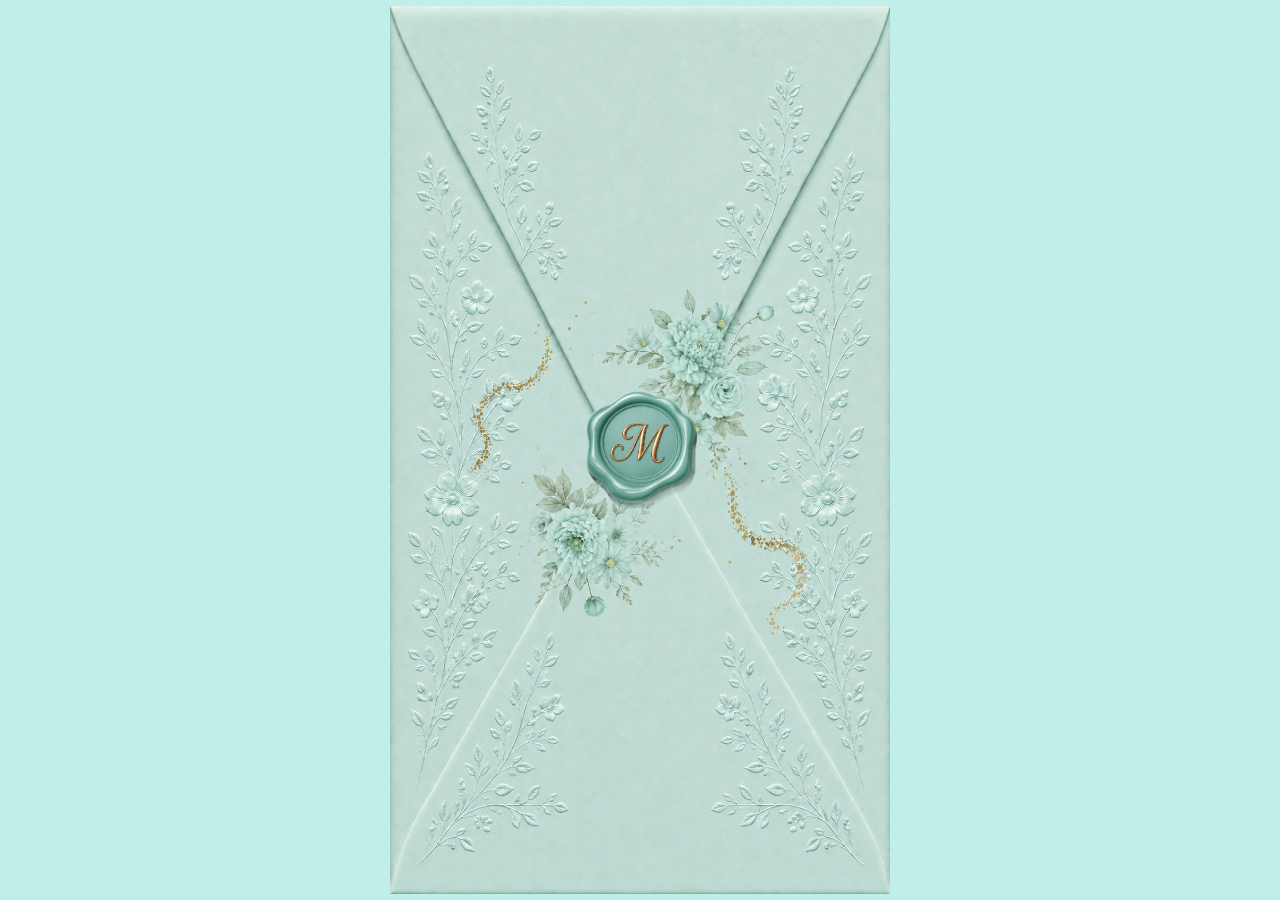
<file: index.html>
<!DOCTYPE html>
<html lang="en">
<head>
    <meta charset="UTF-8">
    <meta name="viewport" content="width=device-width, initial-scale=1.0">
    <title>INVITACION</title>
     <link rel="stylesheet" href="style.css">
</head>
<body>


<div id="intro-overlay">
    <div class="intro-content">

        <div class="envelope-wrapper">
            <img src="sobreverdeaguaa.png" class="envelope-closed" alt="Invitación">

            <button class="seal-btn" id="openInvitation">
                <img src="botonverde.png" class="envelope-seal" alt="Abrir invitación">
            </button>
        </div>

    </div>
</div>

<script>
document.getElementById("openInvitation").addEventListener("click", () => {
    window.location.href = "invitacion.html";
});
</script>

</body>
</html>
</file>
<file: style.css>
* {
            margin: 0;
            padding: 0;
            box-sizing: border-box;
        }
:root   {
    --mint-300: #7FD8C8;
    --mint-800: #BFEFE8;
    --rosaclaro : #BFEFE8;
    --rosaocuro: #7FD8C8;
    --dorado: #D9C791;
    --blanco: #FFFFFF;

}
        body  {
            background: #7FD8C8;
            background: var(--blanco);
            font-family: 'Montserrat', sans-serif;
            color: #2c2b28;
            line-height: 1.5;
        }


        .invitation-container {
            max-width: 1200px;
            margin: 0 auto;
            background: #fffef7;
            box-shadow: 0 20px 40px rgba(0,0,0,0.1);
            position: relative;
            z-index: 1;
        }

        section {
            padding: 5rem 2rem;
            text-align: center;
            border-bottom: 1px solid rgba(60, 80, 60, 0.15);
        }

        .container {
            max-width: 1000px;
            margin: 0 auto;
        }

        h1, h2, h3, .script-text, .invitation-title {
            font-family: 'Cormorant Garamond', serif;
            font-weight: 500;
            letter-spacing: 1px;
        }

        h2 {
            font-size: 3rem;
            margin-bottom: 1rem;
            color: var(--rosaocuro);
            font-weight: 600;
            position: relative;
            display: inline-block;
        }

        h2:after {
            content: '';
            position: absolute;
            bottom: -12px;
            left: 25%;
            width: 50%;
            height: 2px;
            background: linear-gradient(90deg, transparent, #BFEFE8, #BFEFE8, transparent);
        }

        .subheading {
            font-size: 1rem;
            text-transform: uppercase;
            letter-spacing: 3px;
            color: var(--rosaocuro);
            margin-bottom: 1.5rem;
            font-weight: 500;
        }

        /* Hero con imagen de fondo temática */
        .hero {
            min-height: 100vh;
            display: flex;
            flex-direction: column;
            justify-content: center;
            align-items: center;
            padding: 2rem;
            position: relative;
            /*background: linear-gradient(rgba(0,0,0,0.4), rgba(0,0,0,0.6)), url('https://images.unsplash.com/photo-1582653291997-079a1b04e6a1?ixlib=rb-4.0.3&auto=format&fit=crop&w=2070&q=80') center/cover no-repeat;*/
            background: linear-gradient(rgba(0,0,0,0.4), rgba(0,0,0,0.6)), url('fondo.jpg') center/cover no-repeat;
            border-bottom: none;
            color: white;
            background: linear-gradient(rgba(0,0,0,0.4), rgba(0,0,0,0.6)),
            url('fondo.jpg') center/cover no-repeat;
            
        }

        .hero::before {
            content: '';
            position: absolute;
            top: 0;
            left: 0;
            width: 100%;
            height: 100%;
            
            z-index: 1;
        }

        .hero-content {
            max-width: 800px;
            z-index: 2;
            position: relative;
            text-shadow: 0 2px 10px rgba(0,0,0,0.5);
        }

        .invitation-title {
            font-size: 4rem;
            font-weight: 300;
            color: rgba(255,255,200,0.8);
            color: var(--dorado);
            margin-bottom: 0.5rem;
            letter-spacing: 4px;
        }

        .hero-name {
            font-family: 'Allura';
            font-size: 5rem;
            font-weight: 600;
            margin: 0.5rem 0;
            color: rgba(255,255,200,0.8);
             color: var(--dorado);
            line-height: 1.2;
        }

        .hero-date {
            font-size: 1.8rem;
            font-family: 'Cormorant Garamond', serif;
            border-top: 1px solid rgba(255,255,200,0.8);
            border-bottom: 1px solid rgba(255,255,200,0.8);
            display: inline-block;
            padding: 0.5rem 1.8rem;
            margin-top: 1rem;
            color: #ffefcf;
            color: var(--dorado);
        }


        .music-control {
            position: fixed;
            bottom: 25px;
            right: 25px;
            background: #fff;
            width: 50px;
            height: 50px;
            border-radius: 50%;
            box-shadow: 0 5px 15px rgba(0,0,0,0.2);
            display: flex;
            align-items: center;
            justify-content: center;
            cursor: pointer;
            z-index: 1000;
            transition: all 0.3s ease;
            border: 1px solid var(--dorado);
        }

        .music-control i {
            font-size: 1.5rem;
            color: var(--rosaocuro);
        }

       

        .message-text {
            font-size: 1.5rem;
            font-family: 'Cormorant Garamond', serif;
            max-width: 700px;
            margin: 1.5rem auto;
            line-height: 1.7;
            font-style: italic;
            color: var(--rosaocuro);
        }

        .countdown-section {
   
            background: var(--blanco);
        }

   
.countdown-wrapper {
    display: flex;
    justify-content: center;
    align-items: center;
    gap: 1rem;
    flex-wrap: nowrap; /* o directamente eliminá esta línea */
      margin-top: 2.5rem;
}
        .time-box {
            background: white;
            background: var(--rosaocuro);
            padding: 1rem 1.8rem;
            border-radius: 20px;
            box-shadow: 0 8px 20px rgba(0,0,0,0.05);
            min-width: 100px;
            border: 1px solid var(--rosaocuro);
        }
.time-box {
    background: var(--rosaocuro);
    padding: 1rem 1.8rem;
    border-radius: 20px;
    box-shadow: 0 8px 20px rgba(0,0,0,0.05);
    min-width: 100px;
    border: 1px solid var(--rosaocuro);

    display: flex;
    flex-direction: column;
    align-items: center;
    justify-content: center;
    text-align: center;
}
        .time-number {
            font-size: 2.5rem;
            font-weight: 600;
            font-family: 'Montserrat', sans-serif;
            color:var(--blanco);
        }

        .time-label {
            font-size: 0.8rem;
            text-transform: uppercase;
            letter-spacing: 2px;
            color: var(--blanco);
        }


        .detail-card {
            flex: 1;
            min-width: 260px;
            background: var(--blanco);
            padding: 1.8rem 1rem;
            border-radius: 28px;
            transition: transform 0.2s;
            box-shadow: 0 4px 12px rgba(0,0,0,0.03);
            border: 1px solid var(--rosaocuro);
            gap: 40px;
        }

        .detail-card i {
            font-size: 2rem;
            color: var(--rosaocuro);
            margin-bottom: 1rem;
        }

        .detail-card h3 {
            font-size: 1.4rem;
            margin-bottom: 0.5rem;
            color: var(--rosaocuro);
        }
        h3{
            min-width: 260px;
           
            color:var(--rosaocuro);
        }


        .btn-rsvp {
            background: var(--rosaocuro);
            color: white;
            border: none;
            padding: 14px 40px;
            font-size: 0.8rem;
            font-weight: 500;
            letter-spacing: 2px;
            border-radius: 40px;
            cursor: pointer;
            transition: 0.25s;
            margin: 1rem 0;
            font-family: 'Montserrat', sans-serif;
            box-shadow: 0 4px 8px rgba(0,0,0,0.1);
        }

        .btn-rsvp:hover {
            background: var(--rosaclaro);
            transform: scale(1.02);
        }

        .modal {
            display: none;
            position: fixed;
            top: 0; left: 0;
            width: 100%; height: 100%;
            background: rgba(0,0,0,0.6);
            z-index: 2000;
            justify-content: center;
            align-items: center;
        }

        .modal-content {
            background: white;
            max-width: 450px;
            width: 90%;
            padding: 2rem;
            border-radius: 28px;
            text-align: center;
            position: relative;
            border-top: 6px solid var(--dorado);
        }

        .close-modal {
            position: absolute;
            top: 15px; right: 20px;
            font-size: 1.8rem;
            cursor: pointer;
            color: var(--rosaocuro);
        }

        .form-group {
            margin: 1.2rem 0;
            text-align: left;
        }

        input, select {
            width: 100%;
            padding: 12px;
            border: 1px solid var(--rosaocuro);
            border-radius: 30px;
            font-family: 'Montserrat', sans-serif;
            background: #fefcf9;
        }

        button[type="submit"] {
            background: var(--rosaocuro);
            color: white;
            border: none;
            padding: 12px;
            width: 100%;
            border-radius: 40px;
            font-weight: bold;
            cursor: pointer;
        }


        footer {
            background: var(--rosaclaro);
       
            text-align: center;
            font-size: 0.8rem;
            color: var(--rosaocuro);
        }

        @media (max-width: 700px) {
            .hero-name { font-size: 3.2rem; }
            .invitation-title { font-size: 2.2rem; }
            section { padding: 3rem 1.5rem; }
            .time-box { padding: 0.5rem 1rem; min-width: 70px; }
            .time-number { font-size: 1.8rem; }
            .tiana-avatar svg { width: 70px; height: 70px; }
        }
        .footer {
    background-color: var(--rosaocuro);
    color: var(--blanco);
    
    text-align: center;
}

.footer-content {
    margin-bottom: 2rem;
}

.footer h2 {
    font-size: 2rem;
    color: var(--white);
    margin-bottom: 0.5rem;

}

.footer p {
    color: var(--white);
}
.footer-info {
    color: var(--blanco);
}
.container {
    width: 100%;
    max-width: 1200px;
    margin: 0 auto;

}
.social-links {
    display: flex;
    justify-content: center;
    gap: 1.5rem;
    margin-bottom: 2rem;
    color: #ffff;
}
.titulo-detalle {
  font-weight: 600;
  letter-spacing: 0.5px;
}
.p-detalles, .boton-detalles {
  font-weight: 300;
}
.card .p-detalles {
  font-size: 0.95rem;
  line-height: 1.6;
  color: var(--rosaocuro);
}
.boton-detalles {
  font-size: 0.875rem;
  letter-spacing: 0.3px;
}
.btn-purple {
  background-color: var(--violeta); /* equivalente a bg-violet-300 */
  color: white;              /* text-white */
  font-size: 0.875rem;       /* text-sm */
  font-weight: 500;          /* font-medium */
  padding: 0.75rem 2rem;     /* py-3 px-8 */
  border-radius: 9999px;     /* rounded-full */
  box-shadow: 0 1px 2px rgba(0, 0, 0, 0.1); /* shadow */
  transition: all 0.2s;      /* transition */
}

.btn-purple:hover {
  background-color: var(--rosaocuro); /* equivalente a hover:bg-violet-400 */
}
.detalles {
  font-family: 'Raleway', sans-serif;
}
.titulo-detalle {
  font-weight: 600;
  letter-spacing: 0.5px;
}
.p-detalles, .boton-detalles {
  font-weight: 300;
}
.card .p-detalles {
  font-size: 0.95rem;
  line-height: 1.6;
  color: var(--rosaocuro)
}
.boton-detalles {
  font-size: 0.875rem;
  letter-spacing: 0.3px;
}
.tarjeta-regalo {
    background-color: #fefcf5;
    border: 1px solid var(--rosaclaro);
    border-radius: 24px;
    box-shadow: 0 6px 18px rgba(0,0,0,.08);
    padding: 2rem;
    width: 100%;
    max-width: 24rem;
    text-align: center;
    position: relative;
}

.icono-regalo {
    font-size: 2.5rem;
    color: var(--rosaocuro);
    margin-bottom: 1rem;
}

.tarjeta-regalo h3 {
    font-size: 1.5rem;
    font-weight: bold;
    color: #333;
    margin-bottom: 1rem;
}

.texto-regalo {
    color: #333;
    margin-bottom: 1.5rem;
}

.boton-regalo {
    background-color:var(--rosaocuro);
    color: white;
    border: none;
    border-radius: 9999px;
    padding: .75rem 1.5rem;
    cursor: pointer;
    transition: .3s;
    box-shadow: 0 4px 10px rgba(0,0,0,.15);
}

.boton-regalo:hover {
    background-color: var(--rosaocuro);
}

.cvu-info {
    margin-top: 1.5rem;
    padding: 1rem;
    text-align: left;
    background-color: #fefcf9;
    border: 1px solid #BFEFE8;
    border-radius: 16px;
    color: #4b5563;
    line-height: 1.8;
}

.agradecimiento {
    margin-top: .75rem;
    font-size: .75rem;
    color: #9ca3af;
}

.hidden {
    display: none;
}
.party-message{
    display:flex;
    flex-direction:column;
    justify-content:center;
    align-items:center;
    text-align:center;
    font-size:2.3rem;
    font-weight:bold;
    color:#fff;
    padding:30px;
    animation:zoom 1s ease infinite alternate;
}

@keyframes zoom{
    from{transform:scale(1);}
    to{transform:scale(1.05);}
}
#partyMessage{
    display:none;
    text-align:center;
    padding:40px 20px;
    color:white;
    animation:aparecer .8s ease;
}

#partyMessage h2{
    font-size:3rem;
    margin-bottom:10px;
}

#partyMessage p{
    font-size:1.5rem;
}

@keyframes aparecer{
    from{
        opacity:0;
        transform:translateY(20px);
    }
    to{
        opacity:1;
        transform:translateY(0);
    }
}
p {
    color: var(--rosaocuro);
}

.icono-regalo,
.tarjeta-regalo,
.detail-card {
    margin-top: 2rem;
}
.titulo{
 font-size: 1.8rem;    
}
footer {
    background: #e483b7;
    width: 100vw;
    margin-left: calc(50% - 50vw);
    margin-right: calc(50% - 50vw);
}
/* BOTOOOOOOOOOOOOOOOOOOOON */
*{
    margin:0;
    padding:0;
    box-sizing:border-box;
}


body{
    margin: 0;
    overflow-x: hidden;
}
#intro-overlay{
    position:fixed;
    inset:0;
    display:flex;
    justify-content:center;
    align-items:center;
    background: var(--rosaclaro);
    z-index:9999;
}

.intro-content{
    width:100%;
    display:flex;
    justify-content:center;
    align-items:center;
}

.envelope-wrapper{
    position:relative;
    display:inline-block;
}

.envelope-closed{
    display:block;
    width:min(90vw,500px);
    height:auto;
}

.seal-btn{
    position:absolute;
    top:50%;
    left:50%;
    transform:translate(-50%,-50%);
    background:none;
    border:none;
    cursor:pointer;
    padding:0;
}

.envelope-seal{
    width:120px;
    transition:transform .3s;
}

.seal-btn:hover .envelope-seal{
    transform:scale(1.08);
}
</file>
